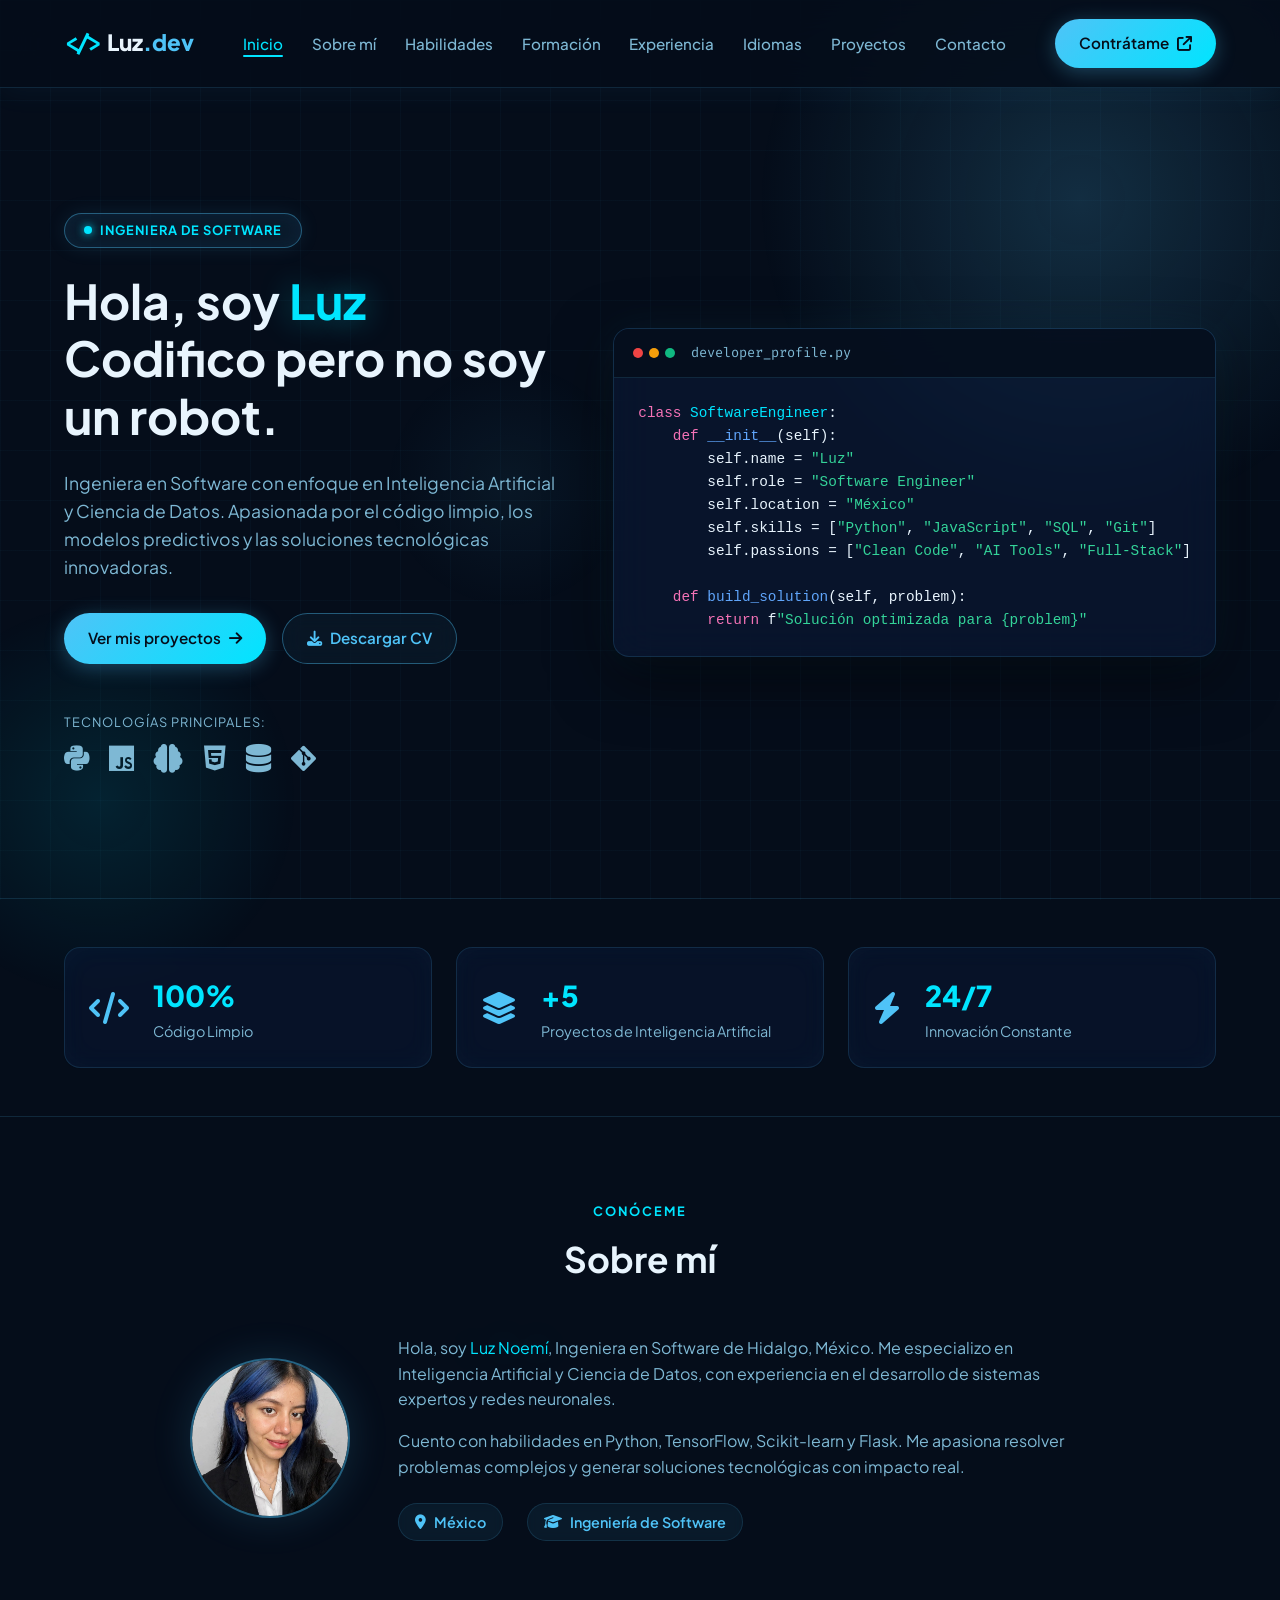
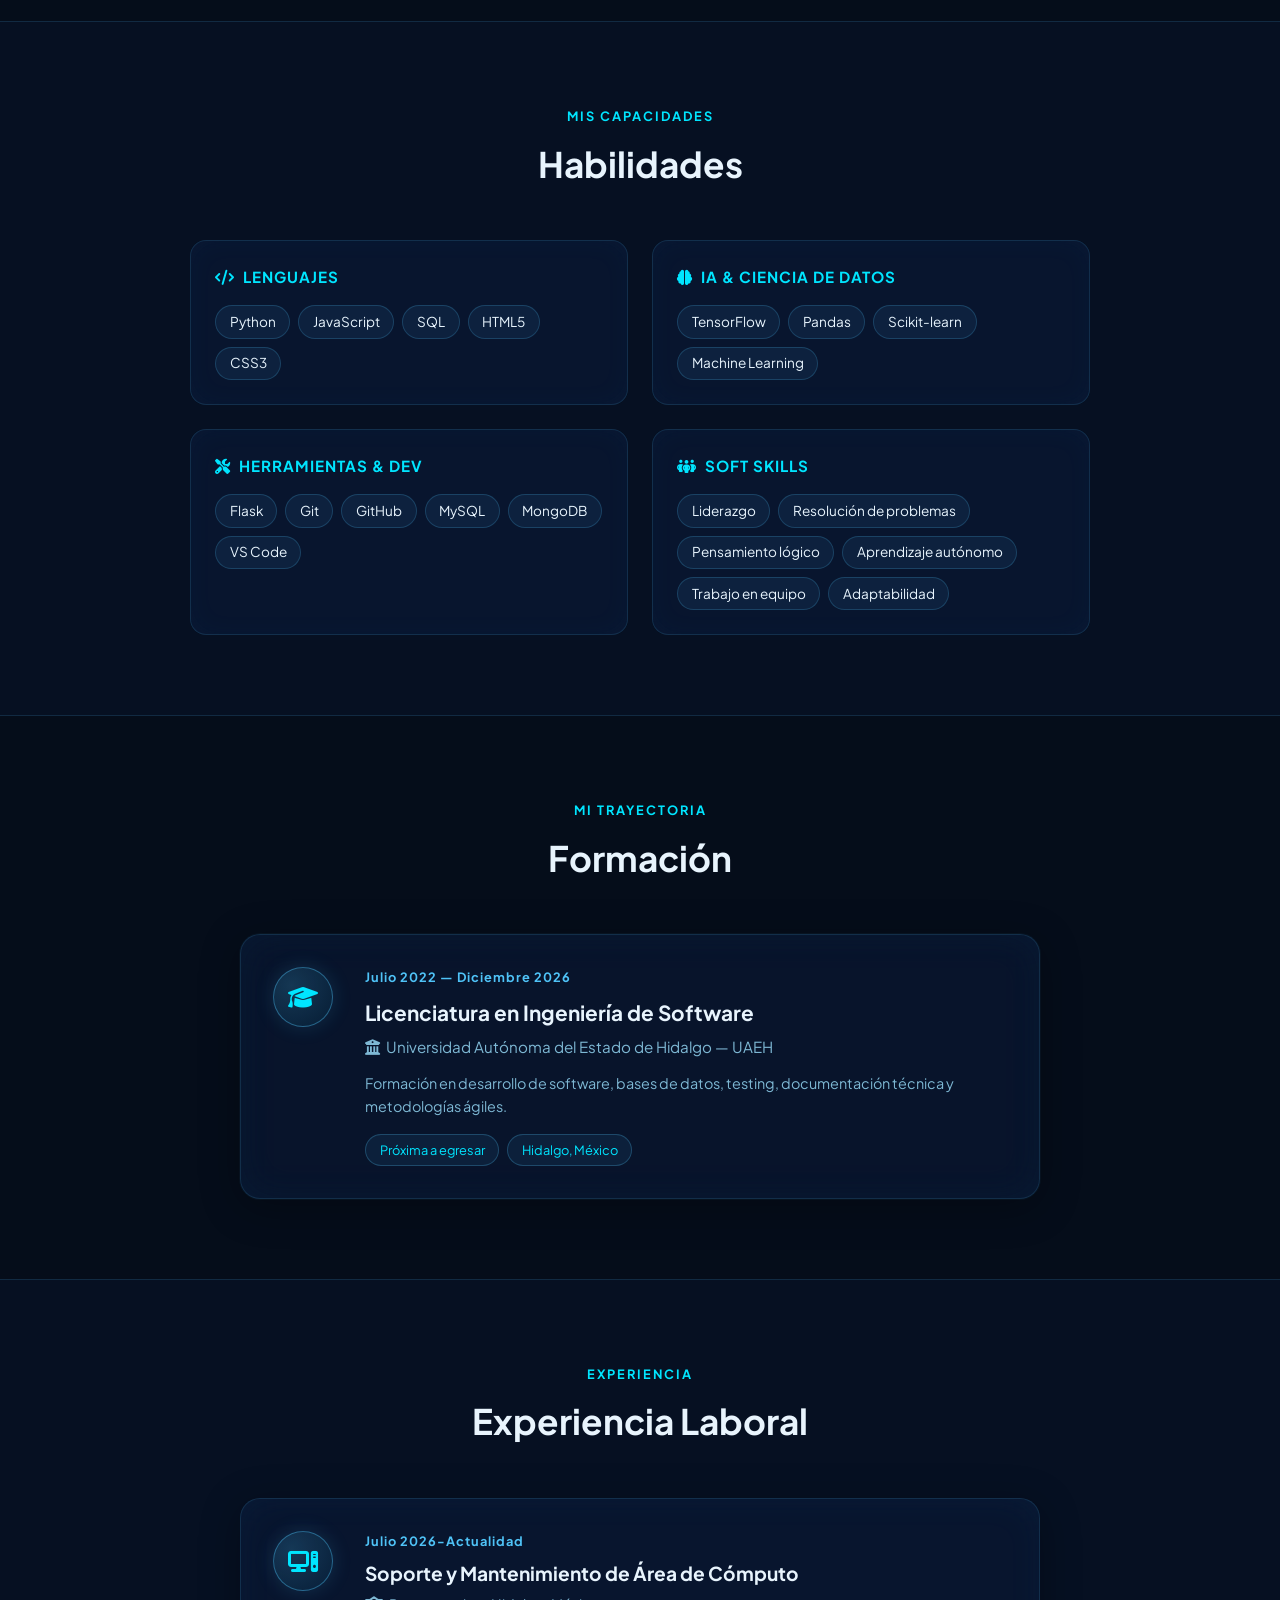
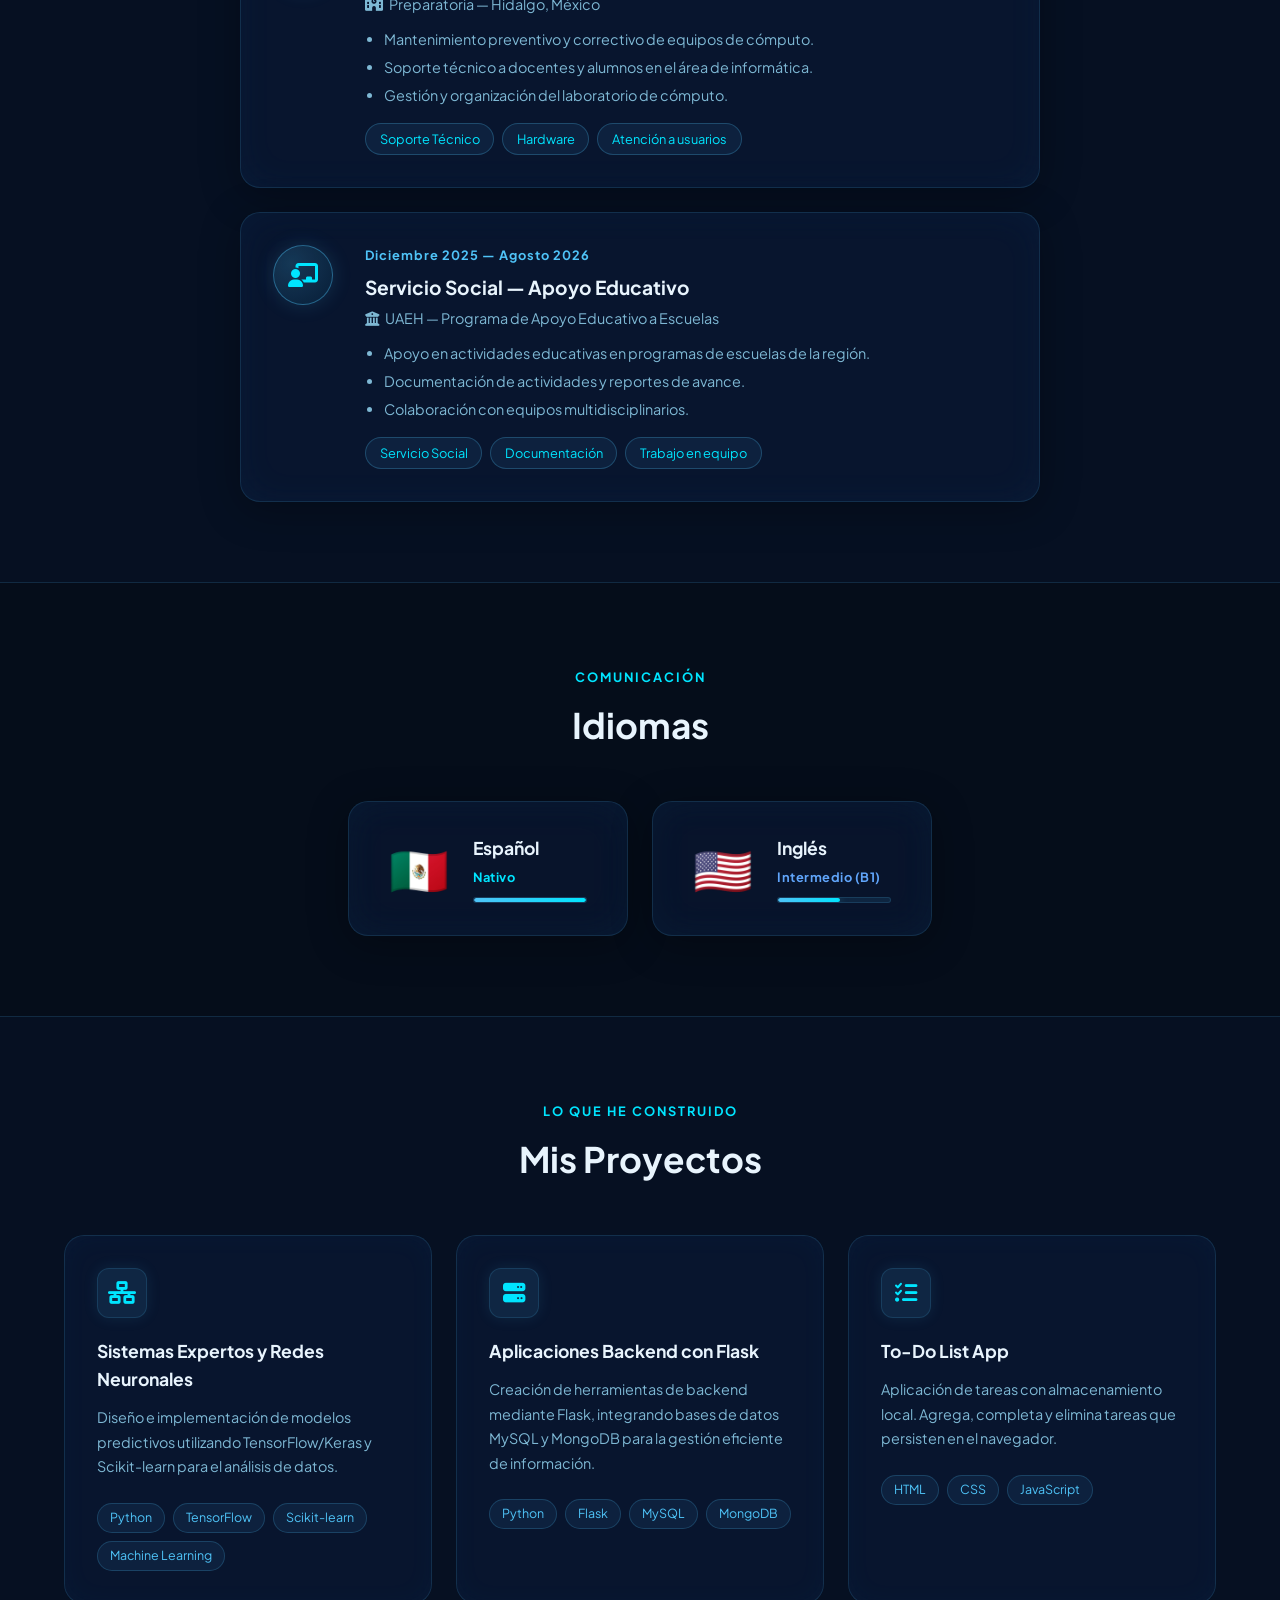
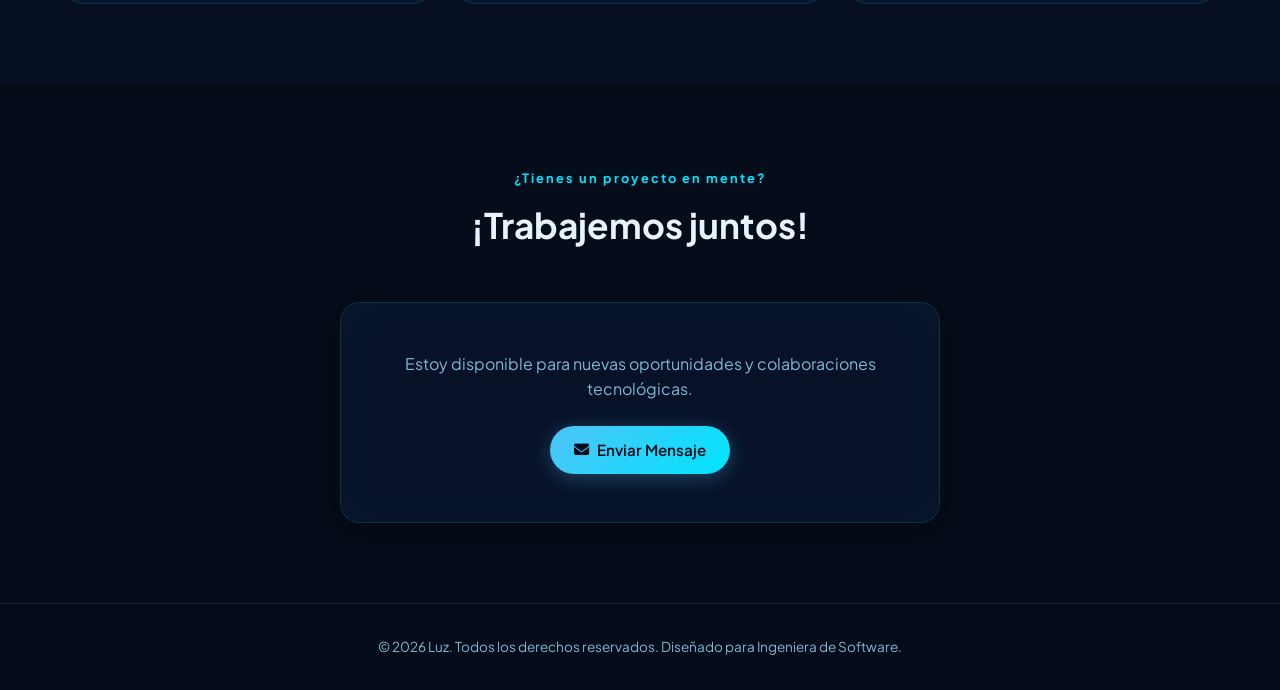
<file: index.html>
<!DOCTYPE html>
<html lang="es">
<head>
    <meta charset="UTF-8">
    <meta name="viewport" content="width=device-width, initial-scale=1.0">
    <title>Luz - Software Engineer Portfolio</title>
    <link rel="stylesheet" href="style.css">
    <link href="https://cdnjs.cloudflare.com/ajax/libs/font-awesome/6.4.0/css/all.min.css" rel="stylesheet">
    <link href="https://fonts.googleapis.com/css2?family=Fira+Code:wght@400;500;600&family=Plus+Jakarta+Sans:wght@300;400;500;600;700;800&display=swap" rel="stylesheet">
</head>
<body>
    <div class="background-glow"></div>
    <div class="grid-overlay"></div>

    <!-- Navigation -->
    <nav class="navbar">
        <div class="logo">
            <span class="code-tag">&lt;/&gt;</span> Luz<span class="dot">.dev</span>
        </div>
        <ul class="nav-links">
            <li><a href="#home" class="active">Inicio</a></li>
            <li><a href="#about">Sobre mí</a></li>
            <li><a href="#skills">Habilidades</a></li>
            <li><a href="#education">Formación</a></li>
            <li><a href="#experience">Experiencia</a></li>
            <li><a href="#languages">Idiomas</a></li>
            <li><a href="#projects">Proyectos</a></li>
            <li><a href="#contact">Contacto</a></li>
        </ul>
        <a href="mailto:luznoemi986@gmail.com" class="btn btn-primary btn-sm">Contrátame <i class="fa-solid fa-arrow-up-right-from-square"></i></a>
    </nav>

    <!-- Hero Section -->
    <section id="home" class="hero">
        <div class="hero-content">
            <div class="badge">
                <span class="badge-dot"></span> INGENIERA DE SOFTWARE
            </div>
            <h1 class="hero-title">Hola, soy <span class="highlight">Luz</span> <br>Codifico pero no soy un robot.</h1>
            <p class="hero-description">
                Ingeniera en Software con enfoque en Inteligencia Artificial y Ciencia de Datos. Apasionada por el código limpio, los modelos predictivos y las soluciones tecnológicas innovadoras.
            </p> 

            <div class="hero-buttons">
                <a href="#projects" class="btn btn-primary">Ver mis proyectos <i class="fa-solid fa-arrow-right"></i></a>
                <a href="cv.html" target="_blank" class="btn btn-outline"><i class="fa-solid fa-download"></i> Descargar CV</a>
            </div>

            <div class="tech-stack-mini">
                <span>TECNOLOGÍAS PRINCIPALES:</span>
                <div class="tech-icons">
                    <i class="fa-brands fa-python" title="Python"></i>
                    <i class="fa-brands fa-js" title="JavaScript"></i>
                    <i class="fa-solid fa-brain" title="Machine Learning"></i>
                    <i class="fa-brands fa-html5" title="HTML5"></i>
                    <i class="fa-solid fa-database" title="SQL"></i>
                    <i class="fa-brands fa-git-alt" title="Git"></i>
                </div>
            </div>
        </div>

        <div class="hero-visual">
            <div class="code-card">
                <div class="code-header">
                    <div class="dots">
                        <span class="dot-red"></span>
                        <span class="dot-yellow"></span>
                        <span class="dot-green"></span>
                    </div>
                    <span class="code-title">developer_profile.py</span>
                </div>
                <div class="code-body">
                    <pre><code><span class="keyword">class</span> <span class="class-name">SoftwareEngineer</span>:
    <span class="keyword">def</span> <span class="func">__init__</span>(self):
        self.name = <span class="string">"Luz"</span>
        self.role = <span class="string">"Software Engineer"</span>
        self.location = <span class="string">"México"</span>
        self.skills = [<span class="string">"Python"</span>, <span class="string">"JavaScript"</span>, <span class="string">"SQL"</span>, <span class="string">"Git"</span>]
        self.passions = [<span class="string">"Clean Code"</span>, <span class="string">"AI Tools"</span>, <span class="string">"Full-Stack"</span>]

    <span class="keyword">def</span> <span class="func">build_solution</span>(self, problem):
        <span class="keyword">return</span> f<span class="string">"Solución optimizada para {problem}"</span></code></pre>
                </div>
            </div>
        </div>
    </section>

    <!-- Stats Section -->
    <section class="stats-section">
        <div class="stat-card">
            <i class="fa-solid fa-code"></i>
            <div class="stat-info">
                <span class="stat-number">100%</span>
                <span class="stat-label">Código Limpio</span>
            </div>
        </div>
        <div class="stat-card">
            <i class="fa-solid fa-layer-group"></i>
            <div class="stat-info">
                <span class="stat-number">+5</span>
                <span class="stat-label">Proyectos de Inteligencia Artificial</span>
            </div>
        </div>
        <div class="stat-card">
            <i class="fa-solid fa-bolt"></i>
            <div class="stat-info">
                <span class="stat-number">24/7</span>
                <span class="stat-label">Innovación Constante</span>
            </div>
        </div>
    </section>

    <!-- About Section -->
    <section id="about" class="about">
        <div class="section-header">
            <span class="sub-title">CONÓCEME</span>
            <h2>Sobre mí</h2>
        </div>
        <div class="about-content">
            <div class="about-avatar">
                <div class="avatar-circle">
                    <img src="fotoluzcv.jpeg" alt="Luz Noemí Pérez Zuñiga" class="avatar-img">
                </div>
            </div>
            <div class="about-text">
                <p>Hola, soy <span class="highlight">Luz Noemí</span>, Ingeniera en Software de Hidalgo, México. Me especializo en Inteligencia Artificial y Ciencia de Datos, con experiencia en el desarrollo de sistemas expertos y redes neuronales.</p>
                <p>Cuento con habilidades en Python, TensorFlow, Scikit-learn y Flask. Me apasiona resolver problemas complejos y generar soluciones tecnológicas con impacto real.</p>
                <div class="about-facts">
                    <div class="fact"><i class="fa-solid fa-location-dot"></i> México</div>
                    <div class="fact"><i class="fa-solid fa-graduation-cap"></i> Ingeniería de Software</div>
                </div>
            </div>
        </div>
    </section>

    <!-- Skills Section -->
    <section id="skills" class="skills">
        <div class="section-header">
            <span class="sub-title">MIS CAPACIDADES</span>
            <h2>Habilidades</h2>
        </div>
        <div class="skills-grid">
            <div class="skill-category">
                <h4><i class="fa-solid fa-code"></i> Lenguajes</h4>
                <div class="skill-list">
                    <span>Python</span><span>JavaScript</span><span>SQL</span><span>HTML5</span><span>CSS3</span>
                </div>
            </div>
            <div class="skill-category">
                <h4><i class="fa-solid fa-brain"></i> IA & Ciencia de Datos</h4>
                <div class="skill-list">
                    <span>TensorFlow</span><span>Pandas</span><span>Scikit-learn</span><span>Machine Learning</span>
                </div>
            </div>
            <div class="skill-category">
                <h4><i class="fa-solid fa-screwdriver-wrench"></i> Herramientas & Dev</h4>
                <div class="skill-list">
                    <span>Flask</span><span>Git</span><span>GitHub</span><span>MySQL</span><span>MongoDB</span><span>VS Code</span>
                </div>
            </div>
            <div class="skill-category">
                <h4><i class="fa-solid fa-people-group"></i> Soft Skills</h4>
                <div class="skill-list">
                    <span>Liderazgo</span><span>Resolución de problemas</span><span>Pensamiento lógico</span><span>Aprendizaje autónomo</span><span>Trabajo en equipo</span><span>Adaptabilidad</span>
                </div>
            </div>
        </div>
    </section>

    <!-- Education Section -->
    <section id="education" class="education">
        <div class="section-header">
            <span class="sub-title">MI TRAYECTORIA</span>
            <h2>Formación</h2>
        </div>
        <div class="education-timeline">
            <div class="edu-card">
                <div class="edu-icon"><i class="fa-solid fa-graduation-cap"></i></div>
                <div class="edu-info">
                    <span class="edu-date">Julio 2022 — Diciembre 2026</span>
                    <h3>Licenciatura en Ingeniería de Software</h3>
                    <p class="edu-school"><i class="fa-solid fa-university"></i> Universidad Autónoma del Estado de Hidalgo — UAEH</p>
                    <p class="edu-desc">Formación en desarrollo de software, bases de datos, testing, documentación técnica y metodologías ágiles.</p>
                    <div class="edu-tags">
                        <span>Próxima a egresar</span>
                        <span>Hidalgo, México</span>
                    </div>
                </div>
            </div>
        </div>
    </section>


    <!-- Experience Section -->
    <section id="experience" class="experience">
        <div class="section-header">
            <span class="sub-title">EXPERIENCIA</span>
            <h2>Experiencia Laboral</h2>
        </div>
        <div class="experience-timeline">
            <div class="exp-card">
                <div class="exp-icon"><i class="fa-solid fa-computer"></i></div>
                <div class="exp-info">
                    <span class="exp-date">Julio 2026-Actualidad</span>
                    <h3>Soporte y Mantenimiento de Área de Cómputo</h3>
                    <p class="exp-company"><i class="fa-solid fa-school"></i> Preparatoria — Hidalgo, México</p>
                    <ul class="exp-list">
                        <li>Mantenimiento preventivo y correctivo de equipos de cómputo.</li>
                        <li>Soporte técnico a docentes y alumnos en el área de informática.</li>
                        <li>Gestión y organización del laboratorio de cómputo.</li>
                    </ul>
                    <div class="exp-tags">
                        <span>Soporte Técnico</span><span>Hardware</span><span>Atención a usuarios</span>
                    </div>
                </div>
            </div>
            <div class="exp-card">
                <div class="exp-icon"><i class="fa-solid fa-chalkboard-user"></i></div>
                <div class="exp-info">
                    <span class="exp-date">Diciembre 2025 — Agosto 2026</span>
                    <h3>Servicio Social — Apoyo Educativo</h3>
                    <p class="exp-company"><i class="fa-solid fa-university"></i> UAEH — Programa de Apoyo Educativo a Escuelas</p>
                    <ul class="exp-list">
                        <li>Apoyo en actividades educativas en programas de escuelas de la región.</li>
                        <li>Documentación de actividades y reportes de avance.</li>
                        <li>Colaboración con equipos multidisciplinarios.</li>
                    </ul>
                    <div class="exp-tags">
                        <span>Servicio Social</span><span>Documentación</span><span>Trabajo en equipo</span>
                    </div>
                </div>
            </div>
        </div>
    </section>

    <!-- Languages Section -->
    <section id="languages" class="languages">
        <div class="section-header">
            <span class="sub-title">COMUNICACIÓN</span>
            <h2>Idiomas</h2>
        </div>
        <div class="languages-grid">
            <div class="lang-card">
                <div class="lang-flag">🇲🇽</div>
                <div class="lang-info">
                    <h3>Español</h3>
                    <span class="lang-level native">Nativo</span>
                    <div class="lang-bar"><div class="lang-fill" style="width: 100%"></div></div>
                </div>
            </div>
            <div class="lang-card">
                <div class="lang-flag">🇺🇸</div>
                <div class="lang-info">
                    <h3>Inglés</h3>
                    <span class="lang-level intermediate">Intermedio (B1)</span>
                    <div class="lang-bar"><div class="lang-fill" style="width: 55%"></div></div>
                </div>
            </div>
        </div>
    </section>

    <!-- Projects Section -->
    <section id="projects" class="projects">
        <div class="section-header">
            <span class="sub-title">LO QUE HE CONSTRUIDO</span>
            <h2>Mis Proyectos</h2>
        </div>
        <div class="projects-grid">
            <div class="project-card">
                <div class="project-icon"><i class="fa-solid fa-network-wired"></i></div>
                <h3>Sistemas Expertos y Redes Neuronales</h3>
                <p>Diseño e implementación de modelos predictivos utilizando TensorFlow/Keras y Scikit-learn para el análisis de datos.</p>
                <div class="project-tags">
                    <span>Python</span><span>TensorFlow</span><span>Scikit-learn</span><span>Machine Learning</span>
                </div>
            </div>
            <div class="project-card">
                <div class="project-icon"><i class="fa-solid fa-server"></i></div>
                <h3>Aplicaciones Backend con Flask</h3>
                <p>Creación de herramientas de backend mediante Flask, integrando bases de datos MySQL y MongoDB para la gestión eficiente de información.</p>
                <div class="project-tags">
                    <span>Python</span><span>Flask</span><span>MySQL</span><span>MongoDB</span>
                </div>
            </div>
            <div class="project-card">
                <div class="project-icon"><i class="fa-solid fa-list-check"></i></div>
                <h3>To-Do List App</h3>
                <p>Aplicación de tareas con almacenamiento local. Agrega, completa y elimina tareas que persisten en el navegador.</p>
                <div class="project-tags">
                    <span>HTML</span><span>CSS</span><span>JavaScript</span>
                </div>
            </div>
        </div>
    </section>
    

    <!-- Contact Section -->
    <section id="contact" class="contact">
        <div class="section-header">
            <span class="sub-title">¿Tienes un proyecto en mente?</span>
            <h2>¡Trabajemos juntos!</h2>
        </div>
        <div class="contact-box">
            <p>Estoy disponible para nuevas oportunidades y colaboraciones tecnológicas.</p>
            <a href="mailto:luznoemi986@gmail.com" class="btn btn-primary"><i class="fa-solid fa-envelope"></i> Enviar Mensaje</a>
        </div>
    </section>

    <footer>
        <p>&copy; 2026 Luz. Todos los derechos reservados. Diseñado para Ingeniera de Software.</p>
    </footer>
</body>
</html>
</file>
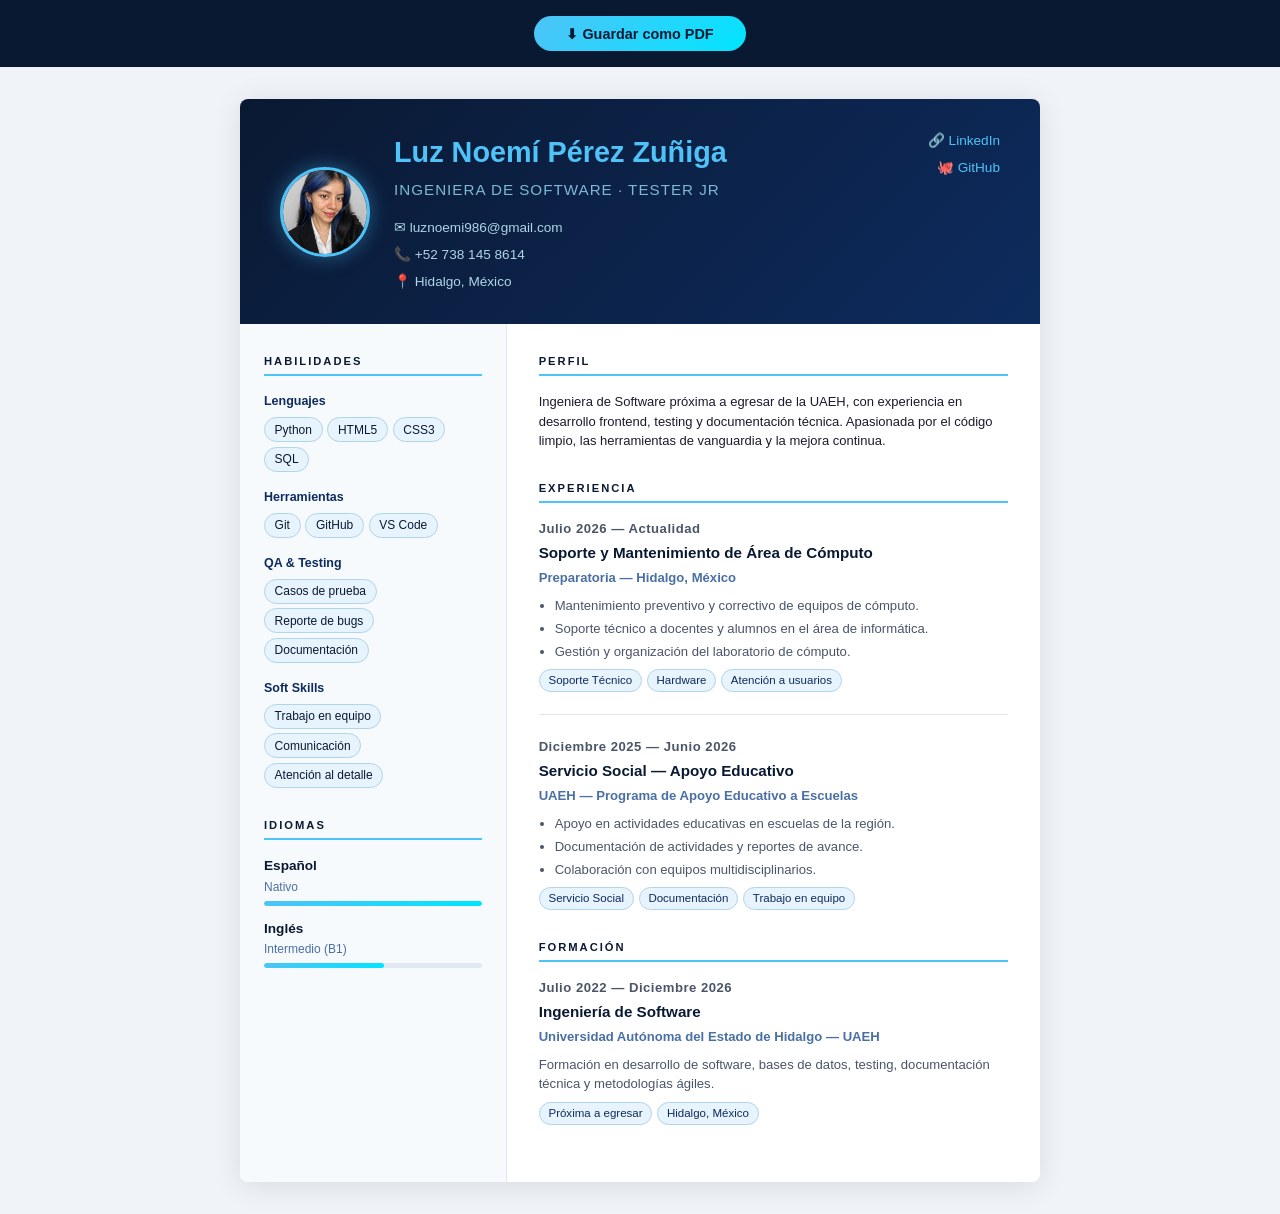
<file: cv.html>
<!DOCTYPE html>
<html lang="es">
<head>
    <meta charset="UTF-8">
    <meta name="viewport" content="width=device-width, initial-scale=1.0">
    <title>CV — Luz Noemí Pérez Zuñiga</title>
    <style>
        * { margin: 0; padding: 0; box-sizing: border-box; }

        body {
            font-family: 'Segoe UI', Arial, sans-serif;
            background: #f0f4f8;
            color: #1a1a2e;
            font-size: 13px;
            line-height: 1.5;
        }

        .page {
            max-width: 800px;
            margin: 2rem auto;
            background: #fff;
            box-shadow: 0 4px 30px rgba(0,0,0,0.1);
            border-radius: 8px;
            overflow: hidden;
        }

        /* Header */
        .cv-header {
            background: linear-gradient(135deg, #0a1932, #0d2b5e);
            color: #fff;
            padding: 2rem 2.5rem;
            display: flex;
            justify-content: space-between;
            align-items: flex-start;
            gap: 2rem;
        }

        .header-left {
            display: flex;
            align-items: center;
            gap: 1.5rem;
        }

        .cv-photo {
            width: 90px;
            height: 90px;
            border-radius: 50%;
            object-fit: cover;
            border: 3px solid #4fc3f7;
            box-shadow: 0 0 20px rgba(79, 195, 247, 0.4);
            flex-shrink: 0;
        }

        .cv-header h1 {
            font-size: 1.8rem;
            font-weight: 700;
            color: #4fc3f7;
            margin-bottom: 0.3rem;
        }

        .cv-header .role {
            font-size: 0.95rem;
            color: #7eb8d4;
            font-weight: 500;
            margin-bottom: 1rem;
            letter-spacing: 1px;
            text-transform: uppercase;
        }

        .contact-info { display: flex; flex-direction: column; gap: 0.4rem; }
        .contact-info a, .contact-info span {
            color: #b0d4e8;
            text-decoration: none;
            font-size: 0.85rem;
            display: flex;
            align-items: center;
            gap: 0.4rem;
        }
        .contact-info a:hover { color: #4fc3f7; }

        .cv-links { display: flex; flex-direction: column; gap: 0.4rem; text-align: right; }
        .cv-links a {
            color: #4fc3f7;
            text-decoration: none;
            font-size: 0.85rem;
        }

        /* Body */
        .cv-body { display: grid; grid-template-columns: 1fr 2fr; }

        /* Sidebar */
        .sidebar {
            background: #f7fafc;
            padding: 1.8rem 1.5rem;
            border-right: 1px solid #e2e8f0;
        }

        /* Main */
        .main { padding: 1.8rem 2rem; }

        /* Section titles */
        .section-title {
            font-size: 0.7rem;
            font-weight: 700;
            letter-spacing: 2px;
            text-transform: uppercase;
            color: #0a1932;
            border-bottom: 2px solid #4fc3f7;
            padding-bottom: 0.3rem;
            margin-bottom: 1rem;
        }

        .cv-section { margin-bottom: 1.8rem; }

        /* Skills */
        .skill-group { margin-bottom: 1rem; }
        .skill-group h4 {
            font-size: 0.78rem;
            font-weight: 700;
            color: #0d2b5e;
            margin-bottom: 0.4rem;
        }
        .skill-tags { display: flex; flex-wrap: wrap; gap: 0.3rem; }
        .skill-tags span {
            background: #e8f4fd;
            color: #0a1932;
            border: 1px solid #b0d4e8;
            border-radius: 50px;
            padding: 0.15rem 0.6rem;
            font-size: 0.75rem;
        }

        /* Languages */
        .lang-item { margin-bottom: 0.8rem; }
        .lang-item h4 { font-size: 0.85rem; font-weight: 600; color: #0a1932; }
        .lang-item span { font-size: 0.75rem; color: #4a6fa5; }
        .lang-bar {
            height: 5px;
            background: #e2e8f0;
            border-radius: 5px;
            margin-top: 0.3rem;
            overflow: hidden;
        }
        .lang-fill { height: 100%; background: linear-gradient(90deg, #4fc3f7, #00e5ff); border-radius: 5px; }

        /* Experience & Education */
        .entry { margin-bottom: 1.4rem; padding-bottom: 1.4rem; border-bottom: 1px solid #e2e8f0; }
        .entry:last-child { border-bottom: none; margin-bottom: 0; padding-bottom: 0; }

        .entry-date {
            font-size: 0.75rem;
            color: #4fc3f7;
            font-weight: 700;
            letter-spacing: 0.5px;
            margin-bottom: 0.2rem;
        }

        .entry h3 { font-size: 0.95rem; font-weight: 700; color: #0a1932; margin-bottom: 0.2rem; }
        .entry .company { font-size: 0.82rem; color: #4a6fa5; margin-bottom: 0.5rem; font-weight: 600; }
        .entry p { font-size: 0.82rem; color: #4a5568; }

        .entry ul { padding-left: 1rem; margin-top: 0.3rem; }
        .entry ul li { font-size: 0.82rem; color: #4a5568; margin-bottom: 0.2rem; }

        .entry-tags { display: flex; flex-wrap: wrap; gap: 0.3rem; margin-top: 0.5rem; }
        .entry-tags span {
            background: #e8f4fd;
            color: #0d2b5e;
            border-radius: 50px;
            padding: 0.1rem 0.55rem;
            font-size: 0.72rem;
            border: 1px solid #b0d4e8;
        }

        /* Print */
        @media print {
            body { background: #fff; }
            .page { margin: 0; box-shadow: none; border-radius: 0; max-width: 100%; }
            .print-btn { display: none; }
        }

        .print-btn {
            display: block;
            text-align: center;
            padding: 1rem;
            background: #0a1932;
        }
        .print-btn button {
            background: linear-gradient(135deg, #4fc3f7, #00e5ff);
            color: #0a1932;
            border: none;
            padding: 0.6rem 2rem;
            border-radius: 50px;
            font-weight: 700;
            font-size: 0.9rem;
            cursor: pointer;
        }
    </style>
</head>
<body>

    <div class="print-btn">
        <button onclick="window.print()">⬇ Guardar como PDF</button>
    </div>

    <div class="page">

        <!-- Header -->
        <div class="cv-header">
            <div class="header-left">
                <img src="fotoluzcv.jpeg" alt="Luz Noemí Pérez Zuñiga" class="cv-photo">
                <div>
                    <h1>Luz Noemí Pérez Zuñiga</h1>
                    <p class="role">Ingeniera de Software · Tester Jr</p>
                    <div class="contact-info">
                        <a href="mailto:luznoemi986@gmail.com">✉ luznoemi986@gmail.com</a>
                        <span>📞 +52 738 145 8614</span>
                        <span>📍 Hidalgo, México</span>
                    </div>
                </div>
            </div>
            <div class="cv-links">
                <a href="https://www.linkedin.com/in/luz-noemi-perez-zuñiga-7bb8242a8" target="_blank">🔗 LinkedIn</a>
                <a href="https://github.com/luznoemi986" target="_blank">🐙 GitHub</a>
            </div>
        </div>

        <div class="cv-body">

            <!-- Sidebar -->
            <div class="sidebar">

                <div class="cv-section">
                    <p class="section-title">Habilidades</p>
                    <div class="skill-group">
                        <h4>Lenguajes</h4>
                        <div class="skill-tags">
                            <span>Python</span><span>HTML5</span><span>CSS3</span><span>SQL</span>
                        </div>
                    </div>
                    <div class="skill-group">
                        <h4>Herramientas</h4>
                        <div class="skill-tags">
                            <span>Git</span><span>GitHub</span><span>VS Code</span>
                        </div>
                    </div>
                    <div class="skill-group">
                        <h4>QA & Testing</h4>
                        <div class="skill-tags">
                            <span>Casos de prueba</span><span>Reporte de bugs</span><span>Documentación</span>
                        </div>
                    </div>
                    <div class="skill-group">
                        <h4>Soft Skills</h4>
                        <div class="skill-tags">
                            <span>Trabajo en equipo</span><span>Comunicación</span><span>Atención al detalle</span>
                        </div>
                    </div>
                </div>

                <div class="cv-section">
                    <p class="section-title">Idiomas</p>
                    <div class="lang-item">
                        <h4>Español</h4>
                        <span>Nativo</span>
                        <div class="lang-bar"><div class="lang-fill" style="width:100%"></div></div>
                    </div>
                    <div class="lang-item">
                        <h4>Inglés</h4>
                        <span>Intermedio (B1)</span>
                        <div class="lang-bar"><div class="lang-fill" style="width:55%"></div></div>
                    </div>
                </div>

            </div>

            <!-- Main -->
            <div class="main">

                <div class="cv-section">
                    <p class="section-title">Perfil</p>
                    <p>Ingeniera de Software próxima a egresar de la UAEH, con experiencia en desarrollo frontend, testing y documentación técnica. Apasionada por el código limpio, las herramientas de vanguardia y la mejora continua.</p>
                </div>

                <div class="cv-section">
                    <p class="section-title">Experiencia</p>

                    <div class="entry">
                        <p class="entry-date">Julio 2026 — Actualidad</p>
                        <h3>Soporte y Mantenimiento de Área de Cómputo</h3>
                        <p class="company">Preparatoria — Hidalgo, México</p>
                        <ul>
                            <li>Mantenimiento preventivo y correctivo de equipos de cómputo.</li>
                            <li>Soporte técnico a docentes y alumnos en el área de informática.</li>
                            <li>Gestión y organización del laboratorio de cómputo.</li>
                        </ul>
                        <div class="entry-tags">
                            <span>Soporte Técnico</span><span>Hardware</span><span>Atención a usuarios</span>
                        </div>
                    </div>

                    <div class="entry">
                        <p class="entry-date">Diciembre 2025 — Junio 2026</p>
                        <h3>Servicio Social — Apoyo Educativo</h3>
                        <p class="company">UAEH — Programa de Apoyo Educativo a Escuelas</p>
                        <ul>
                            <li>Apoyo en actividades educativas en escuelas de la región.</li>
                            <li>Documentación de actividades y reportes de avance.</li>
                            <li>Colaboración con equipos multidisciplinarios.</li>
                        </ul>
                        <div class="entry-tags">
                            <span>Servicio Social</span><span>Documentación</span><span>Trabajo en equipo</span>
                        </div>
                    </div>
                </div>

                <div class="cv-section">
                    <p class="section-title">Formación</p>
                    <div class="entry">
                        <p class="entry-date">Julio 2022 — Diciembre 2026</p>
                        <h3>Ingeniería de Software</h3>
                        <p class="company">Universidad Autónoma del Estado de Hidalgo — UAEH</p>
                        <p>Formación en desarrollo de software, bases de datos, testing, documentación técnica y metodologías ágiles.</p>
                        <div class="entry-tags">
                            <span>Próxima a egresar</span><span>Hidalgo, México</span>
                        </div>
                    </div>
                </div>

            </div>
        </div>
    </div>

</body>
</html>
</file>
<file: style.css>
/* Palette: Deep Navy Blue with Bubble / Glass aesthetic */
:root {
    --bg-dark: #050d1a;
    --bg-card: rgba(10, 25, 55, 0.7);
    --bg-card-hover: rgba(15, 35, 75, 0.85);
    --navy-primary: #0a1932;
    --accent-blue: #4fc3f7;
    --accent-bright: #00e5ff;
    --accent-glow: rgba(79, 195, 247, 0.3);
    --bubble-1: rgba(79, 195, 247, 0.08);
    --bubble-2: rgba(0, 229, 255, 0.05);
    --text-primary: #e8f4fd;
    --text-secondary: #7eb8d4;
    --border-color: rgba(79, 195, 247, 0.15);
    --border-glow: rgba(79, 195, 247, 0.4);
    --font-main: 'Plus Jakarta Sans', sans-serif;
    --font-code: 'Fira Code', monospace;
}

* { margin: 0; padding: 0; box-sizing: border-box; }

body {
    background-color: var(--bg-dark);
    color: var(--text-primary);
    font-family: var(--font-main);
    line-height: 1.6;
    overflow-x: hidden;
}

/* ── Background burbujas ── */
.background-glow {
    position: fixed;
    top: -150px;
    right: -150px;
    width: 700px;
    height: 700px;
    background: radial-gradient(circle, rgba(79, 195, 247, 0.18) 0%, transparent 65%);
    z-index: -1;
    pointer-events: none;
    animation: floatGlow 8s ease-in-out infinite alternate;
}

.grid-overlay {
    position: fixed;
    inset: 0;
    background-image:
        linear-gradient(to right, rgba(79, 195, 247, 0.03) 1px, transparent 1px),
        linear-gradient(to bottom, rgba(79, 195, 247, 0.03) 1px, transparent 1px);
    background-size: 50px 50px;
    z-index: -1;
    pointer-events: none;
}

/* Burbujas flotantes decorativas */
body::before, body::after {
    content: '';
    position: fixed;
    border-radius: 50%;
    pointer-events: none;
    z-index: -1;
}

body::before {
    width: 400px;
    height: 400px;
    bottom: -100px;
    left: -100px;
    background: radial-gradient(circle, rgba(0, 229, 255, 0.1) 0%, transparent 70%);
    animation: floatGlow 10s ease-in-out infinite alternate-reverse;
}

body::after {
    width: 250px;
    height: 250px;
    top: 40%;
    left: 30%;
    background: radial-gradient(circle, rgba(79, 195, 247, 0.06) 0%, transparent 70%);
    animation: floatGlow 12s ease-in-out infinite alternate;
}

@keyframes floatGlow {
    from { transform: translate(0, 0) scale(1); }
    to   { transform: translate(30px, 20px) scale(1.1); }
}

/* ── Navbar ── */
.navbar {
    display: flex;
    justify-content: space-between;
    align-items: center;
    padding: 1.2rem 5%;
    border-bottom: 1px solid var(--border-color);
    background: rgba(5, 13, 26, 0.85);
    backdrop-filter: blur(20px);
    -webkit-backdrop-filter: blur(20px);
    position: sticky;
    top: 0;
    z-index: 100;
    box-shadow: 0 4px 30px rgba(79, 195, 247, 0.05);
}

.logo { font-size: 1.4rem; font-weight: 800; }
.code-tag { color: var(--accent-bright); font-family: var(--font-code); }
.dot { color: var(--accent-blue); }

.nav-links { display: flex; list-style: none; gap: 1.8rem; }
.nav-links a {
    color: var(--text-secondary);
    text-decoration: none;
    font-weight: 500;
    font-size: 0.95rem;
    transition: color 0.3s ease;
    position: relative;
}
.nav-links a::after {
    content: '';
    position: absolute;
    bottom: -4px;
    left: 0;
    width: 0;
    height: 2px;
    background: var(--accent-bright);
    transition: width 0.3s ease;
    border-radius: 2px;
}
.nav-links a:hover, .nav-links a.active { color: var(--accent-bright); }
.nav-links a:hover::after, .nav-links a.active::after { width: 100%; }

/* ── Buttons ── */
.btn {
    padding: 0.75rem 1.5rem;
    border-radius: 50px;
    font-weight: 600;
    text-decoration: none;
    display: inline-flex;
    align-items: center;
    gap: 0.5rem;
    transition: all 0.3s ease;
    cursor: pointer;
    border: none;
    font-size: 0.95rem;
}

.btn-primary {
    background: linear-gradient(135deg, var(--accent-blue), var(--accent-bright));
    color: #050d1a;
    box-shadow: 0 4px 20px rgba(79, 195, 247, 0.3);
}
.btn-primary:hover {
    box-shadow: 0 6px 30px rgba(0, 229, 255, 0.5);
    transform: translateY(-2px);
}

.btn-outline {
    border: 1px solid var(--border-glow);
    color: var(--accent-blue);
    background: rgba(79, 195, 247, 0.05);
    backdrop-filter: blur(10px);
}
.btn-outline:hover {
    background: rgba(79, 195, 247, 0.12);
    border-color: var(--accent-bright);
    color: var(--accent-bright);
    box-shadow: 0 0 20px rgba(79, 195, 247, 0.2);
    transform: translateY(-2px);
}

/* ── Hero ── */
.hero {
    display: grid;
    grid-template-columns: 1fr 1fr;
    gap: 3rem;
    padding: 5rem 5%;
    align-items: center;
    min-height: 90vh;
}

.badge {
    display: inline-flex;
    align-items: center;
    gap: 0.5rem;
    padding: 0.4rem 1.2rem;
    background: rgba(79, 195, 247, 0.08);
    border: 1px solid var(--border-glow);
    border-radius: 50px;
    color: var(--accent-bright);
    font-size: 0.8rem;
    font-weight: 700;
    margin-bottom: 1.5rem;
    letter-spacing: 1px;
    backdrop-filter: blur(10px);
    box-shadow: 0 0 20px rgba(79, 195, 247, 0.1), inset 0 0 20px rgba(79, 195, 247, 0.05);
}

.badge-dot {
    width: 8px;
    height: 8px;
    background: var(--accent-bright);
    border-radius: 50%;
    box-shadow: 0 0 8px var(--accent-bright);
    animation: pulse 2s infinite;
}

@keyframes pulse {
    0%, 100% { opacity: 1; box-shadow: 0 0 8px var(--accent-bright); }
    50% { opacity: 0.6; box-shadow: 0 0 16px var(--accent-bright); }
}

.hero-title { font-size: 3rem; line-height: 1.2; margin-bottom: 1.5rem; }
.highlight {
    color: var(--accent-bright);
    text-shadow: 0 0 30px rgba(0, 229, 255, 0.4);
}

.hero-description { color: var(--text-secondary); font-size: 1.1rem; margin-bottom: 2rem; }

.hero-buttons { display: flex; gap: 1rem; margin-bottom: 3rem; flex-wrap: wrap; }

.tech-stack-mini { display: flex; flex-direction: column; gap: 0.75rem; font-size: 0.8rem; color: var(--text-secondary); letter-spacing: 1px; }
.tech-icons { display: flex; gap: 1.2rem; font-size: 1.8rem; color: var(--text-secondary); }
.tech-icons i:hover { color: var(--accent-bright); filter: drop-shadow(0 0 8px var(--accent-bright)); transition: all 0.3s; }

/* ── Code Card ── */
.code-card {
    background: rgba(10, 25, 55, 0.6);
    border: 1px solid var(--border-color);
    border-radius: 16px;
    overflow: hidden;
    box-shadow: 0 20px 60px rgba(0, 0, 0, 0.5), 0 0 40px rgba(79, 195, 247, 0.08);
    backdrop-filter: blur(20px);
    -webkit-backdrop-filter: blur(20px);
}

.code-header {
    background: rgba(5, 13, 26, 0.8);
    padding: 0.8rem 1.2rem;
    display: flex;
    align-items: center;
    gap: 1rem;
    border-bottom: 1px solid var(--border-color);
}

.dots { display: flex; gap: 6px; }
.dots span { width: 10px; height: 10px; border-radius: 50%; }
.dot-red { background-color: #ef4444; }
.dot-yellow { background-color: #f59e0b; }
.dot-green { background-color: #10b981; }

.code-title { font-family: var(--font-code); font-size: 0.85rem; color: var(--text-secondary); }
.code-body { padding: 1.5rem; font-family: var(--font-code); font-size: 0.9rem; }

.keyword { color: #f472b6; }
.class-name { color: var(--accent-bright); }
.func { color: #60a5fa; }
.string { color: #34d399; }

/* ── Stats ── */
.stats-section {
    display: grid;
    grid-template-columns: repeat(3, 1fr);
    gap: 1.5rem;
    padding: 3rem 5%;
    border-top: 1px solid var(--border-color);
    border-bottom: 1px solid var(--border-color);
}

.stat-card {
    background: rgba(10, 25, 55, 0.5);
    padding: 1.5rem;
    border-radius: 16px;
    border: 1px solid var(--border-color);
    display: flex;
    align-items: center;
    gap: 1.5rem;
    backdrop-filter: blur(10px);
    transition: all 0.3s ease;
    box-shadow: inset 0 0 30px rgba(79, 195, 247, 0.03);
}
.stat-card:hover {
    border-color: var(--border-glow);
    box-shadow: 0 8px 30px rgba(79, 195, 247, 0.1), inset 0 0 30px rgba(79, 195, 247, 0.05);
    transform: translateY(-3px);
}
.stat-card i { font-size: 2rem; color: var(--accent-blue); }
.stat-number { display: block; font-size: 1.8rem; font-weight: 800; color: var(--accent-bright); }
.stat-label { color: var(--text-secondary); font-size: 0.9rem; }

/* ── Section Header ── */
.section-header { text-align: center; margin-bottom: 3rem; }
.section-header h2 { font-size: 2.2rem; margin-top: 0.5rem; }
.sub-title {
    color: var(--accent-bright);
    font-size: 0.8rem;
    font-weight: 700;
    letter-spacing: 2px;
}

/* ── About ── */
.about { padding: 5rem 5%; }

.about-content {
    display: grid;
    grid-template-columns: auto 1fr;
    gap: 3rem;
    align-items: center;
    max-width: 900px;
    margin: 0 auto;
}

.avatar-circle {
    width: 160px;
    height: 160px;
    border-radius: 50%;
    background: radial-gradient(circle at 30% 30%, rgba(79, 195, 247, 0.2), rgba(0, 229, 255, 0.05));
    border: 2px solid var(--border-glow);
    display: flex;
    align-items: center;
    justify-content: center;
    font-size: 4rem;
    color: var(--accent-blue);
    box-shadow: 0 0 40px rgba(79, 195, 247, 0.15), inset 0 0 40px rgba(79, 195, 247, 0.05);
    backdrop-filter: blur(10px);
    overflow: hidden;
}

.avatar-img {
    width: 100%;
    height: 100%;
    object-fit: cover;
    border-radius: 50%;
}

.about-text p { color: var(--text-secondary); margin-bottom: 1rem; font-size: 1rem; }

.about-facts { display: flex; gap: 1.5rem; margin-top: 1.5rem; flex-wrap: wrap; }
.fact {
    display: flex;
    align-items: center;
    gap: 0.5rem;
    color: var(--accent-blue);
    font-size: 0.9rem;
    font-weight: 600;
    padding: 0.4rem 1rem;
    background: rgba(79, 195, 247, 0.07);
    border: 1px solid var(--border-color);
    border-radius: 50px;
    backdrop-filter: blur(5px);
}

/* ── Skills ── */
.skills {
    padding: 5rem 5%;
    background: rgba(10, 25, 55, 0.3);
    border-top: 1px solid var(--border-color);
    border-bottom: 1px solid var(--border-color);
}

.skills-grid {
    display: grid;
    grid-template-columns: repeat(2, 1fr);
    gap: 1.5rem;
    max-width: 900px;
    margin: 0 auto;
}

.skill-category {
    background: rgba(10, 25, 55, 0.6);
    border: 1px solid var(--border-color);
    border-radius: 16px;
    padding: 1.5rem;
    backdrop-filter: blur(15px);
    transition: all 0.3s ease;
    box-shadow: inset 0 0 30px rgba(79, 195, 247, 0.03);
}
.skill-category:hover {
    border-color: var(--border-glow);
    box-shadow: 0 8px 30px rgba(79, 195, 247, 0.1), inset 0 0 30px rgba(79, 195, 247, 0.05);
}

.skill-category h4 {
    color: var(--accent-bright);
    margin-bottom: 1rem;
    font-size: 0.95rem;
    display: flex;
    align-items: center;
    gap: 0.5rem;
    text-transform: uppercase;
    letter-spacing: 1px;
}

.skill-list { display: flex; flex-wrap: wrap; gap: 0.5rem; }
.skill-list span {
    padding: 0.3rem 0.85rem;
    background: rgba(79, 195, 247, 0.08);
    border: 1px solid rgba(79, 195, 247, 0.2);
    border-radius: 50px;
    font-size: 0.85rem;
    color: var(--text-primary);
    transition: all 0.3s;
}
.skill-list span:hover {
    background: rgba(79, 195, 247, 0.15);
    border-color: var(--accent-bright);
    color: var(--accent-bright);
    box-shadow: 0 0 10px rgba(79, 195, 247, 0.2);
}

/* ── Education ── */
.education { padding: 5rem 5%; }

.education-timeline {
    max-width: 800px;
    margin: 0 auto;
}

.edu-card {
    display: flex;
    gap: 2rem;
    align-items: flex-start;
    background: rgba(10, 25, 55, 0.6);
    border: 1px solid var(--border-color);
    border-radius: 20px;
    padding: 2rem;
    backdrop-filter: blur(20px);
    box-shadow: 0 8px 40px rgba(0, 0, 0, 0.3), inset 0 0 40px rgba(79, 195, 247, 0.04), 0 0 0 1px rgba(79, 195, 247, 0.05);
    transition: all 0.3s ease;
}
.edu-card:hover {
    border-color: var(--border-glow);
    box-shadow: 0 12px 50px rgba(79, 195, 247, 0.12), inset 0 0 40px rgba(79, 195, 247, 0.06);
    transform: translateY(-3px);
}

.edu-icon {
    width: 60px;
    height: 60px;
    min-width: 60px;
    border-radius: 50%;
    background: radial-gradient(circle at 30% 30%, rgba(79, 195, 247, 0.2), rgba(0, 229, 255, 0.05));
    border: 1px solid var(--border-glow);
    display: flex;
    align-items: center;
    justify-content: center;
    font-size: 1.5rem;
    color: var(--accent-bright);
    box-shadow: 0 0 20px rgba(79, 195, 247, 0.15);
}

.edu-date {
    font-size: 0.8rem;
    color: var(--accent-blue);
    font-weight: 700;
    letter-spacing: 1px;
    display: block;
    margin-bottom: 0.5rem;
}

.edu-info h3 { font-size: 1.3rem; margin-bottom: 0.4rem; }

.edu-school {
    color: var(--text-secondary);
    font-size: 0.95rem;
    margin-bottom: 0.75rem;
    display: flex;
    align-items: center;
    gap: 0.4rem;
}

.edu-desc { color: var(--text-secondary); font-size: 0.9rem; margin-bottom: 1rem; }

.edu-tags { display: flex; gap: 0.5rem; flex-wrap: wrap; }
.edu-tags span {
    padding: 0.3rem 0.85rem;
    background: rgba(79, 195, 247, 0.08);
    border: 1px solid rgba(79, 195, 247, 0.25);
    border-radius: 50px;
    font-size: 0.8rem;
    color: var(--accent-bright);
}

/* ── Experience ── */
.experience {
    padding: 5rem 5%;
    background: rgba(10, 25, 55, 0.3);
    border-top: 1px solid var(--border-color);
    border-bottom: 1px solid var(--border-color);
}

.experience-timeline {
    max-width: 800px;
    margin: 0 auto;
    display: flex;
    flex-direction: column;
    gap: 1.5rem;
}

.exp-card {
    display: flex;
    gap: 2rem;
    align-items: flex-start;
    background: rgba(10, 25, 55, 0.6);
    border: 1px solid var(--border-color);
    border-radius: 20px;
    padding: 2rem;
    backdrop-filter: blur(20px);
    box-shadow: 0 8px 40px rgba(0, 0, 0, 0.3), inset 0 0 40px rgba(79, 195, 247, 0.04);
    transition: all 0.3s ease;
}
.exp-card:hover {
    border-color: var(--border-glow);
    box-shadow: 0 12px 50px rgba(79, 195, 247, 0.12), inset 0 0 40px rgba(79, 195, 247, 0.06);
    transform: translateY(-3px);
}

.exp-icon {
    width: 60px;
    height: 60px;
    min-width: 60px;
    border-radius: 50%;
    background: radial-gradient(circle at 30% 30%, rgba(79, 195, 247, 0.2), rgba(0, 229, 255, 0.05));
    border: 1px solid var(--border-glow);
    display: flex;
    align-items: center;
    justify-content: center;
    font-size: 1.5rem;
    color: var(--accent-bright);
    box-shadow: 0 0 20px rgba(79, 195, 247, 0.15);
}

.exp-date {
    font-size: 0.8rem;
    color: var(--accent-blue);
    font-weight: 700;
    letter-spacing: 1px;
    display: block;
    margin-bottom: 0.4rem;
}

.exp-info h3 { font-size: 1.2rem; margin-bottom: 0.3rem; }

.exp-company {
    color: var(--text-secondary);
    font-size: 0.9rem;
    margin-bottom: 0.75rem;
    display: flex;
    align-items: center;
    gap: 0.4rem;
}

.exp-list {
    padding-left: 1.2rem;
    margin-bottom: 1rem;
}
.exp-list li {
    color: var(--text-secondary);
    font-size: 0.9rem;
    margin-bottom: 0.3rem;
}

.exp-tags { display: flex; gap: 0.5rem; flex-wrap: wrap; }
.exp-tags span {
    padding: 0.3rem 0.85rem;
    background: rgba(79, 195, 247, 0.08);
    border: 1px solid rgba(79, 195, 247, 0.25);
    border-radius: 50px;
    font-size: 0.8rem;
    color: var(--accent-bright);
}

/* ── Languages ── */
.languages {
    padding: 5rem 5%;
}

.languages-grid {
    display: flex;
    gap: 1.5rem;
    max-width: 800px;
    margin: 0 auto;
    justify-content: center;
    flex-wrap: wrap;
}

.lang-card {
    display: flex;
    align-items: center;
    gap: 1.5rem;
    background: rgba(10, 25, 55, 0.6);
    border: 1px solid var(--border-color);
    border-radius: 20px;
    padding: 2rem 2.5rem;
    backdrop-filter: blur(20px);
    box-shadow: 0 8px 40px rgba(0, 0, 0, 0.3), inset 0 0 40px rgba(79, 195, 247, 0.04);
    transition: all 0.3s ease;
    min-width: 280px;
}
.lang-card:hover {
    border-color: var(--border-glow);
    box-shadow: 0 12px 50px rgba(79, 195, 247, 0.12), inset 0 0 40px rgba(79, 195, 247, 0.06);
    transform: translateY(-3px);
}

.lang-flag { font-size: 3rem; line-height: 1; }

.lang-info { flex: 1; }
.lang-info h3 { font-size: 1.1rem; margin-bottom: 0.3rem; }

.lang-level {
    font-size: 0.8rem;
    font-weight: 700;
    letter-spacing: 0.5px;
    display: block;
    margin-bottom: 0.6rem;
}
.lang-level.native { color: var(--accent-bright); }
.lang-level.intermediate { color: #60a5fa; }

.lang-bar {
    height: 6px;
    background: rgba(79, 195, 247, 0.1);
    border-radius: 50px;
    overflow: hidden;
    border: 1px solid rgba(79, 195, 247, 0.15);
}
.lang-fill {
    height: 100%;
    background: linear-gradient(90deg, var(--accent-blue), var(--accent-bright));
    border-radius: 50px;
    box-shadow: 0 0 10px rgba(79, 195, 247, 0.4);
}

/* ── Projects ── */
.projects { padding: 5rem 5%; background: rgba(10, 25, 55, 0.3); border-top: 1px solid var(--border-color); }

.projects-grid {
    display: grid;
    grid-template-columns: repeat(3, 1fr);
    gap: 1.5rem;
}

.project-card {
    background: rgba(10, 25, 55, 0.6);
    border: 1px solid var(--border-color);
    border-radius: 20px;
    padding: 2rem;
    transition: all 0.3s ease;
    backdrop-filter: blur(15px);
    box-shadow: inset 0 0 30px rgba(79, 195, 247, 0.03);
}
.project-card:hover {
    border-color: var(--border-glow);
    transform: translateY(-6px);
    box-shadow: 0 16px 50px rgba(79, 195, 247, 0.12), inset 0 0 40px rgba(79, 195, 247, 0.06);
}

.project-icon {
    width: 50px;
    height: 50px;
    border-radius: 12px;
    background: rgba(79, 195, 247, 0.1);
    border: 1px solid var(--border-color);
    display: flex;
    align-items: center;
    justify-content: center;
    font-size: 1.4rem;
    color: var(--accent-bright);
    margin-bottom: 1.2rem;
    box-shadow: 0 0 15px rgba(79, 195, 247, 0.1);
}

.project-card h3 { font-size: 1.1rem; margin-bottom: 0.75rem; }
.project-card p { color: var(--text-secondary); font-size: 0.9rem; margin-bottom: 1.5rem; line-height: 1.7; }

.project-tags { display: flex; flex-wrap: wrap; gap: 0.5rem; }
.project-tags span {
    padding: 0.25rem 0.75rem;
    background: rgba(79, 195, 247, 0.08);
    border: 1px solid rgba(79, 195, 247, 0.2);
    border-radius: 50px;
    font-size: 0.78rem;
    color: var(--accent-blue);
}

/* ── Contact ── */
.contact { padding: 5rem 5%; text-align: center; }

.contact-box {
    margin-top: 2rem;
    background: rgba(10, 25, 55, 0.5);
    border: 1px solid var(--border-color);
    border-radius: 20px;
    padding: 3rem;
    max-width: 600px;
    margin: 2rem auto 0;
    backdrop-filter: blur(15px);
    box-shadow: 0 8px 40px rgba(0, 0, 0, 0.3), inset 0 0 40px rgba(79, 195, 247, 0.04);
}
.contact-box p { color: var(--text-secondary); margin-bottom: 1.5rem; }

/* ── Footer ── */
footer {
    padding: 2rem 5%;
    text-align: center;
    border-top: 1px solid var(--border-color);
    color: var(--text-secondary);
    font-size: 0.85rem;
    background: rgba(5, 13, 26, 0.8);
}

/* ── Responsive ── */

/* Tablet */
@media (max-width: 1024px) {
    .hero { grid-template-columns: 1fr; text-align: center; padding: 4rem 5%; min-height: auto; }
    .hero-buttons { justify-content: center; }
    .tech-stack-mini { align-items: center; }
    .hero-visual { display: none; }

    .stats-section { grid-template-columns: repeat(3, 1fr); }
    .projects-grid { grid-template-columns: repeat(2, 1fr); }
    .skills-grid { grid-template-columns: repeat(2, 1fr); }

    .about-content { grid-template-columns: 1fr; text-align: center; }
    .about-facts { justify-content: center; }
    .avatar-circle { margin: 0 auto; }
}

/* Móvil */
@media (max-width: 768px) {
    .navbar {
        flex-wrap: wrap;
        gap: 1rem;
        padding: 1rem 5%;
    }
    .nav-links {
        display: flex;
        flex-wrap: wrap;
        justify-content: center;
        gap: 0.8rem;
        width: 100%;
        order: 3;
    }
    .navbar .btn { display: none; }

    .hero-title { font-size: 2rem; }
    .hero-description { font-size: 1rem; }
    .hero-buttons { flex-direction: column; align-items: center; }
    .btn { width: 100%; justify-content: center; max-width: 280px; }

    .stats-section { grid-template-columns: 1fr; gap: 1rem; }

    .skills-grid { grid-template-columns: 1fr; }
    .projects-grid { grid-template-columns: 1fr; }

    .edu-card { flex-direction: column; gap: 1rem; }
    .exp-card { flex-direction: column; gap: 1rem; }
    .lang-card { min-width: 100%; }

    .section-header h2 { font-size: 1.8rem; }

    .contact-box { padding: 2rem 1.5rem; }
}

/* Móvil pequeño */
@media (max-width: 480px) {
    .hero-title { font-size: 1.7rem; }
    .about-facts { flex-direction: column; align-items: center; }
    .nav-links { gap: 0.5rem; font-size: 0.85rem; }
}
</file>
